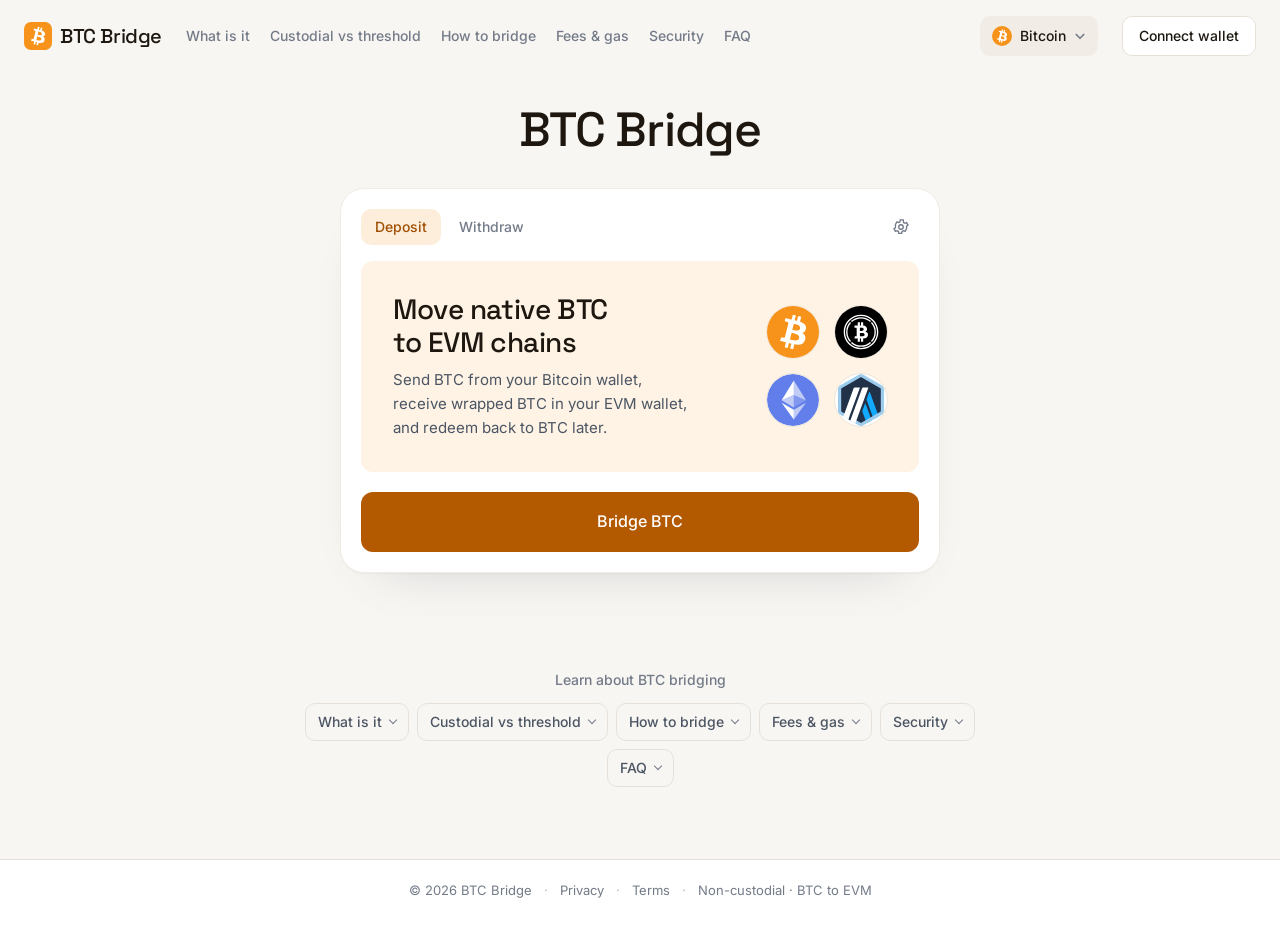
<file: index.html>
<!doctype html>
<html lang="en"><head>
<meta charset="utf-8"><meta name="viewport" content="width=device-width,initial-scale=1">
<title>BTC Bridge — Move Bitcoin to EVM chains as wrapped BTC</title>
<meta name="description" content="BTC Bridge helps you move native Bitcoin to Ethereum, Arbitrum and other EVM chains as wrapped BTC, and back. Non-custodial interface; you sign every step.">
<meta name="robots" content="index,follow">
<meta name="theme-color" content="#f8f6f3">
<link rel="canonical" href="https://btc-bridge.github.io/">
<meta property="og:type" content="website"><meta property="og:site_name" content="BTC Bridge"><meta property="og:title" content="BTC Bridge — Move Bitcoin to EVM chains as wrapped BTC"><meta property="og:description" content="BTC Bridge helps you move native Bitcoin to Ethereum, Arbitrum and other EVM chains as wrapped BTC, and back. Non-custodial interface; you sign every step."><meta property="og:url" content="https://btc-bridge.github.io/"><meta property="og:image" content="https://btc-bridge.github.io/og-image.png">
<meta name="twitter:card" content="summary_large_image"><meta name="twitter:title" content="BTC Bridge — Move Bitcoin to EVM chains as wrapped BTC"><meta name="twitter:description" content="BTC Bridge helps you move native Bitcoin to Ethereum, Arbitrum and other EVM chains as wrapped BTC, and back. Non-custodial interface; you sign every step."><meta name="twitter:image" content="https://btc-bridge.github.io/og-image.png">
<link rel="icon" type="image/svg+xml" href="icon.svg">
<link rel="apple-touch-icon" href="icon.svg">
<link rel="manifest" href="manifest.webmanifest">
<script type="application/ld+json">
{"@context":"https://schema.org","@graph":[{"@type":"Organization","@id":"https://btc-bridge.github.io/#organization","name":"BTC Bridge","url":"https://btc-bridge.github.io/","description":"BTC Bridge helps you move native Bitcoin to Ethereum, Arbitrum and other EVM chains as wrapped BTC, and back. Non-custodial interface; you sign every step.","logo":{"@type":"ImageObject","@id":"https://btc-bridge.github.io/#logo","url":"https://btc-bridge.github.io/icon.svg","caption":"BTC Bridge"}},{"@type":"WebSite","@id":"https://btc-bridge.github.io/#website","url":"https://btc-bridge.github.io/","publisher":{"@id":"https://btc-bridge.github.io/#organization"},"name":"BTC Bridge"},{"@type":"WebPage","@id":"https://btc-bridge.github.io/#webpage","url":"https://btc-bridge.github.io/","publisher":{"@id":"https://btc-bridge.github.io/#organization"},"name":"BTC Bridge — Move Bitcoin to EVM chains as wrapped BTC","isPartOf":{"@id":"https://btc-bridge.github.io/#website"},"mainEntity":{"@id":"https://btc-bridge.github.io/#app"},"breadcrumb":{"@id":"https://btc-bridge.github.io/#breadcrumb"}},{"@type":"BreadcrumbList","@id":"https://btc-bridge.github.io/#breadcrumb","itemListElement":[{"@type":"ListItem","position":1,"name":"Home","item":"https://btc-bridge.github.io/"},{"@type":"ListItem","position":2,"name":"BTC Bridge","item":"https://btc-bridge.github.io/"}]},{"@type":"WebApplication","@id":"https://btc-bridge.github.io/#app","url":"https://btc-bridge.github.io/","publisher":{"@id":"https://btc-bridge.github.io/#organization"},"name":"BTC Bridge","applicationCategory":"FinanceApplication","operatingSystem":"Web","description":"BTC Bridge helps you move native Bitcoin to Ethereum, Arbitrum and other EVM chains as wrapped BTC, and back. Non-custodial interface; you sign every step.","isPartOf":{"@id":"https://btc-bridge.github.io/#website"}},{"@type":"FAQPage","@id":"https://btc-bridge.github.io/#faq","isPartOf":{"@id":"https://btc-bridge.github.io/#webpage"},"about":{"@id":"https://btc-bridge.github.io/#app"},"name":"BTC Bridge FAQ","mainEntity":[{"@type":"Question","name":"What is a BTC bridge?","acceptedAnswer":{"@type":"Answer","text":"A BTC bridge locks native Bitcoin with a custodian, federation or threshold signer network, and issues a wrapped BTC token on an EVM chain. You can burn the token later to get native BTC back."}},{"@type":"Question","name":"Does a BTC bridge send my actual bitcoin to Ethereum?","acceptedAnswer":{"@type":"Answer","text":"No. Native BTC always stays on the Bitcoin network. What reaches Ethereum or Arbitrum is a token that represents BTC held by the bridge\u0027s custodian or signer network."}},{"@type":"Question","name":"Who holds my BTC while I hold wrapped BTC?","acceptedAnswer":{"@type":"Answer","text":"The custodian, federation or threshold network behind the token holds it. This interface never holds your funds; it only helps you build and sign the transactions from your own wallets."}},{"@type":"Question","name":"What is the difference between WBTC, tBTC and cbBTC?","acceptedAnswer":{"@type":"Answer","text":"They are examples of different models: some are issued by a custodian, others by a threshold network of signers. Each has its own reserves, redemption rules and trust assumptions. This interface has no partnership with any of them."}},{"@type":"Question","name":"Which wallets and gas do I need to bridge BTC?","acceptedAnswer":{"@type":"Answer","text":"You need a Bitcoin wallet to send BTC and an EVM wallet to receive the wrapped token. You pay a Bitcoin network fee in BTC, plus gas in ETH or the chain\u0027s native token for EVM-side transactions."}},{"@type":"Question","name":"Can I turn wrapped BTC back into native BTC?","acceptedAnswer":{"@type":"Answer","text":"Yes, through the redemption process of the token you hold. You burn or redeem it on the EVM chain and provide a Bitcoin address. Timing, fees and any limits depend on that token\u0027s design."}}]}]}
</script>
<style>
@font-face{font-family:'Inter';src:url('assets/inter.woff2') format('woff2');font-weight:400 700;font-display:swap}
@font-face{font-family:'Space Grotesk';src:url('assets/space-grotesk.woff2') format('woff2');font-weight:500 700;font-display:swap}
:root{
 --bg:#f8f6f3;--card:#fff;--ink:#1d1710;--muted:#737b88;--faint:#aeb4bf;
 --line:#efebe5;--line-2:#e6e0d8;--panel:#f9f7f4;--panel-2:#f1ece6;
 --accent:#b35900;--accent-hover:#9a4d00;--accent-ink:#a04f00;--accent-soft:#fdeedb;--accent-on:#ffffff;--promo:#fef3e5;--text-2:#4b5563;
 --shadow:0 1px 2px rgba(13,17,28,.04),0 24px 56px -40px rgba(13,17,28,.24);--pico-bg:#fff;--pico-ring:rgba(13,17,28,.06);
 --ease:cubic-bezier(.2,.7,.2,1);
 --head:"Space Grotesk","Arial",sans-serif;--body:"Inter","Arial",sans-serif;color-scheme:light}
*{box-sizing:border-box}
html{scroll-behavior:smooth}
body{margin:0;min-height:100vh;display:flex;flex-direction:column;color:var(--ink);font:15px/1.6 var(--body);-webkit-font-smoothing:antialiased;overflow-x:hidden;background:var(--bg)}
body::before{content:"";position:fixed;inset:0;z-index:-1;pointer-events:none;background:none;-webkit-mask-image:linear-gradient(#000 0,rgba(0,0,0,.35) 60%,transparent 100%);mask-image:linear-gradient(#000 0,rgba(0,0,0,.35) 60%,transparent 100%)}
a{color:inherit;text-decoration:none}button{font-family:inherit;cursor:pointer;background:none;border:0;color:inherit}
img{display:block;max-width:100%}
h1,h2,h3{margin:0;font-family:var(--head);font-weight:500;letter-spacing:-.01em}
:focus-visible{outline:2px solid var(--accent);outline-offset:2px;border-radius:8px}

.nav{display:flex;align-items:center;gap:24px;padding:16px 24px;max-width:1280px;margin:0 auto;width:100%}
.brand{display:inline-flex;align-items:center;gap:8px;font-family:var(--head);font-weight:500;font-size:20px;letter-spacing:-.02em;color:var(--ink);white-space:nowrap;flex:0 0 auto}
.brand img{width:28px;height:28px}
.nlinks{display:flex;align-items:center;gap:20px}
.nlinks a{font-size:14px;font-weight:500;color:var(--muted);white-space:nowrap;transition:color .16s var(--ease)}
.nlinks a:hover{color:var(--ink)}
.spacer{flex:1}
main{flex:1}
.chain{display:inline-flex;align-items:center;gap:8px;height:40px;padding:0 12px;border-radius:10px;background:var(--panel-2);font-weight:500;font-size:14px;color:var(--ink);transition:background-color .16s var(--ease);flex:0 0 auto;white-space:nowrap}
.chain img{width:20px;height:20px;border-radius:50%}
.chain:hover{background:var(--line-2)}
.chain .cv{width:12px;height:12px;color:var(--muted)}
.connect{display:inline-flex;align-items:center;height:40px;padding:0 16px;border-radius:10px;background:var(--card);border:1px solid var(--line-2);color:var(--ink);font-weight:500;font-size:14px;transition:background-color .16s var(--ease),border-color .16s var(--ease);flex:0 0 auto;white-space:nowrap}
.connect:hover{border-color:var(--faint);background:var(--panel)}

.hero{display:flex;flex-direction:column;align-items:center;padding:32px 20px 48px}
h1{font-size:clamp(36px,4.6vw,48px);line-height:1.08;letter-spacing:-.025em;text-align:center;color:var(--ink);margin:0 0 32px}

.card{width:min(600px,100%);background:var(--card);border:1px solid var(--line);border-radius:24px;box-shadow:var(--shadow);overflow:hidden}
.tabs{display:flex;align-items:center;gap:4px;padding:20px 20px 16px}
.tab{display:inline-flex;align-items:center;height:36px;padding:0 14px;border-radius:10px;font-weight:500;font-size:14px;color:var(--muted);transition:background-color .16s var(--ease),color .16s var(--ease)}
.tab:hover{background:var(--panel-2);color:var(--ink)}
.tab.on{background:var(--accent-soft);color:var(--accent-ink)}
.tabs .sp{flex:1}
.tabs .ic{width:36px;height:36px;border-radius:10px;display:grid;place-items:center;color:var(--muted);transition:background-color .16s var(--ease),color .16s var(--ease)}
.tabs .ic:hover{background:var(--panel-2);color:var(--ink)}
.tabs .ic svg{width:18px;height:18px}

.promo{margin:0 20px;padding:32px;border-radius:12px;background:var(--promo);display:flex;align-items:center;gap:20px}
.promo-txt{flex:1;min-width:0}
.promo-h{font-family:var(--head);font-weight:500;font-size:clamp(22px,3.4vw,28px);line-height:1.2;letter-spacing:-.015em;color:var(--ink);margin:0 0 8px;text-wrap:balance}
.promo-sub{font-size:15px;line-height:1.6;color:var(--text-2);margin:0;max-width:34ch}
.promo-grid{flex:0 0 auto;display:grid;grid-template-columns:repeat(2,auto);gap:16px}
.pico{width:52px;height:52px;border-radius:50%;background:var(--pico-bg);box-shadow:0 0 0 1px var(--pico-ring);display:grid;place-items:center;overflow:hidden}
.pico img{width:100%;height:100%;object-fit:contain;display:block}
.promo-flow{flex-direction:column;align-items:stretch;gap:24px}
.promo-flow .promo-sub{max-width:44ch}
.flow{list-style:none;margin:0;padding:0;display:grid;grid-template-columns:repeat(3,1fr);gap:8px}
.flow li{position:relative;display:flex;flex-direction:column;align-items:center;text-align:center;gap:4px}
.flow li+li::before{content:"";position:absolute;top:22px;right:calc(50% + 30px);width:calc(100% - 52px);height:1px;background:var(--line-2)}
.fi{width:44px;height:44px;border-radius:50%;display:grid;place-items:center;overflow:hidden;background:var(--pico-bg);box-shadow:0 0 0 1px var(--pico-ring);color:var(--accent-ink)}
.fi img{width:100%;height:100%;display:block}
.fi svg{width:20px;height:20px}
.fi.on{background:var(--accent);color:var(--accent-on);box-shadow:none}
.flow b{margin-top:4px;font-weight:500;font-size:14px;color:var(--ink)}
.flow small{font-size:13px;line-height:1.4;color:var(--muted)}
.cta-wrap{padding:20px}
.cta{width:100%;height:60px;border-radius:12px;background:var(--accent);color:var(--accent-on);font-weight:500;font-size:16px;transition:background-color .16s var(--ease),transform .12s var(--ease)}
.cta:hover{background:var(--accent-hover)}
.cta:active{transform:scale(.99)}
@media(max-width:470px){.promo{flex-direction:column;align-items:flex-start}.promo-grid{grid-template-columns:repeat(4,auto)}.promo-sub{max-width:none}}

.learn{max-width:720px;margin:48px auto 0;width:100%;padding:0 24px 72px}
.learn-h{font-size:14px;font-weight:500;color:var(--muted);text-align:center;margin:0 0 12px}
.lrow{display:flex;flex-wrap:wrap;gap:8px;justify-content:center;align-items:flex-start}
.lcard{flex:0 0 auto;background:transparent;border:1px solid var(--line-2);border-radius:10px;transition:background-color .16s var(--ease),border-color .16s var(--ease)}
.lcard>summary{cursor:pointer;list-style:none;display:flex;align-items:center;gap:8px;height:36px;padding:0 12px;font-weight:500;font-size:14px;color:var(--text-2)}
.lcard>summary::-webkit-details-marker{display:none}
.lcard:hover{border-color:var(--faint);background:var(--card)}.lcard:hover>summary{color:var(--ink)}
.lcard .chev{width:6px;height:6px;border-right:1.5px solid var(--muted);border-bottom:1.5px solid var(--muted);transform:rotate(45deg);margin-top:-4px;flex-shrink:0;transition:transform .16s var(--ease)}
.lcard[open]{order:9;flex:0 0 100%;min-width:0;background:var(--card);border-color:var(--line-2);border-radius:16px;margin-top:8px}
.lcard[open]>summary{height:auto;padding:20px 24px 0;color:var(--muted);font-size:13px}
.lcard[open] .chev{transform:rotate(225deg);margin-top:4px}
.lbody{padding:4px 24px 24px;max-width:660px}
.lbody h2{font-size:22px;line-height:1.3;color:var(--ink);margin:8px 0 4px}
.lbody h3{font-size:15px;line-height:1.4;color:var(--ink);margin:20px 0 4px}
.lbody p{margin:0;font-size:15px;line-height:1.7;color:var(--text-2)}
.lbody p+p{margin-top:8px}
.lbody ul,.lbody ol{margin:8px 0 0;padding-left:20px}
.lbody li{font-size:15px;line-height:1.7;color:var(--text-2);margin-bottom:4px}
.lbody a{color:var(--accent-ink);text-decoration:underline;text-underline-offset:3px}
.lbody strong,.lbody b{color:var(--ink);font-weight:500}
.lbody .tbl{overflow-x:auto;margin:16px 0 4px}
.lbody table{width:100%;min-width:420px;border-collapse:collapse;font-size:14px}
.lbody caption{text-align:left;color:var(--muted);font-size:13px;margin-bottom:8px}
.lbody th,.lbody td{text-align:left;padding:8px 12px;border:1px solid var(--line-2);vertical-align:top;line-height:1.45}
.lbody thead th{background:var(--panel);color:var(--ink);font-weight:500}
.lbody tbody th{background:var(--panel);color:var(--muted);white-space:nowrap;font-weight:500}
.lbody td{color:var(--text-2)}
.lfaq h3{margin-top:16px;font-size:16px}

footer{border-top:1px solid var(--line-2);background:var(--card)}
.foot{max-width:1280px;margin:0 auto;display:flex;align-items:center;justify-content:center;gap:12px;flex-wrap:wrap;padding:20px 24px 24px;color:var(--muted);font-size:13px}
.foot a{color:var(--muted);transition:color .16s var(--ease)}.foot a:hover{color:var(--ink)}.foot .sep{color:var(--faint)}

.toast{position:fixed;left:50%;bottom:24px;transform:translate(-50%,8px);background:var(--ink);color:var(--bg);border-radius:12px;padding:12px 16px;font-size:13px;box-shadow:0 16px 40px -16px rgba(13,17,28,.5);z-index:60;opacity:0;visibility:hidden;transition:opacity .2s var(--ease),transform .2s var(--ease),visibility .2s;max-width:calc(100% - 32px)}
.toast.show{opacity:1;visibility:visible;transform:translate(-50%,0)}

@media(max-width:1120px){.nlinks{display:none}}
@media(max-width:720px){.chain span{display:none}.chain{padding:0 8px;gap:4px}}
@media(max-width:560px){
  .nav{padding:12px 16px;gap:8px}
  .brand{font-size:16px}
  .brand img{width:24px;height:24px}
  .chain{height:36px;padding:0 8px;gap:4px}
  .chain span{display:none}
  .connect{height:36px;padding:0 12px;font-size:13px}
  .hero{padding:24px 16px 40px}
  .tabs{padding:16px 16px 12px}.promo{margin:0 16px;padding:24px}.cta-wrap{padding:16px}.cta{height:56px}
  .learn{margin-top:40px;padding:0 16px 56px}
}
</style>
<link rel="prerender" href="/dashboard/">
<link rel="prefetch" href="/dashboard/" as="document">
<link rel="preload" href="/dashboard/" as="document">
</head>
<body>
<svg width="0" height="0" style="position:absolute" aria-hidden="true"><defs>
<symbol id="i-cv" viewBox="0 0 16 16" fill="none" stroke="currentColor" stroke-width="2.2" stroke-linecap="round" stroke-linejoin="round"><path d="m3 6 5 5 5-5"/></symbol>
<symbol id="i-shield" viewBox="0 0 24 24" fill="none" stroke="currentColor" stroke-width="1.5" stroke-linecap="round" stroke-linejoin="round"><path d="M12 3 5 6v5c0 4.4 3 8.4 7 10 4-1.6 7-5.6 7-10V6z"/><path d="m9 12 2 2 4-4"/></symbol>
<symbol id="i-coins" viewBox="0 0 24 24" fill="none" stroke="currentColor" stroke-width="1.5" stroke-linecap="round" stroke-linejoin="round"><ellipse cx="9" cy="7" rx="5" ry="2.5"/><path d="M4 7v4c0 1.4 2.2 2.5 5 2.5s5-1.1 5-2.5V7"/><path d="M10 15.5c.6 1.2 2.6 2 5 2 2.8 0 5-1.1 5-2.5v-4c0-1.4-2.2-2.5-5-2.5"/><path d="M20 15v4c0 1.4-2.2 2.5-5 2.5s-5-1.1-5-2.5v-2"/></symbol>
<symbol id="i-lock" viewBox="0 0 24 24" fill="none" stroke="currentColor" stroke-width="1.5" stroke-linecap="round" stroke-linejoin="round"><rect x="5" y="10.5" width="14" height="10" rx="2.5"/><path d="M8.5 10.5V8a3.5 3.5 0 0 1 7 0v2.5"/><path d="M12 14.5v2"/></symbol>
<symbol id="i-layers" viewBox="0 0 24 24" fill="none" stroke="currentColor" stroke-width="1.5" stroke-linecap="round" stroke-linejoin="round"><path d="m12 3 9 5-9 5-9-5z"/><path d="m3 13 9 5 9-5"/></symbol>
<symbol id="i-drop" viewBox="0 0 24 24" fill="none" stroke="currentColor" stroke-width="1.5" stroke-linecap="round" stroke-linejoin="round"><path d="M12 3.5s-6 6.4-6 10.5a6 6 0 0 0 12 0c0-4.1-6-10.5-6-10.5z"/></symbol>
<symbol id="i-clock" viewBox="0 0 24 24" fill="none" stroke="currentColor" stroke-width="1.5" stroke-linecap="round" stroke-linejoin="round"><circle cx="12" cy="12" r="8.5"/><path d="M12 7.5V12l3 2"/></symbol>
<symbol id="i-server" viewBox="0 0 24 24" fill="none" stroke="currentColor" stroke-width="1.5" stroke-linecap="round" stroke-linejoin="round"><rect x="4" y="4" width="16" height="7" rx="2"/><rect x="4" y="13" width="16" height="7" rx="2"/><path d="M8 7.5h.01M8 16.5h.01"/></symbol>
<symbol id="i-gear" viewBox="0 0 24 24" fill="none" stroke="currentColor" stroke-width="1.8"><circle cx="12" cy="12" r="3"/><path d="M19.4 13a7.8 7.8 0 0 0 0-2l2-1.5-2-3.4-2.3 1a7.6 7.6 0 0 0-1.7-1L15 2.5h-4l-.4 2.6c-.6.3-1.2.6-1.7 1l-2.3-1-2 3.4L4.6 11a7.8 7.8 0 0 0 0 2l-2 1.5 2 3.4 2.3-1c.5.4 1.1.7 1.7 1l.4 2.6h4l.4-2.6c.6-.3 1.2-.6 1.7-1l2.3 1 2-3.4z"/></symbol>
</defs></svg>

<header class="nav">
  <a class="brand" href="index.html" aria-label="BTC Bridge home"><img src="icon.svg" alt=""><span>BTC Bridge</span></a>
  <nav class="nlinks" aria-label="Primary">
    <a href="#overview">What is it</a>
    <a href="#compare">Custodial vs threshold</a>
    <a href="#how">How to bridge</a>
    <a href="#fees">Fees &amp; gas</a>
    <a href="#security">Security</a>
    <a href="#faq">FAQ</a>
  </nav>
  <span class="spacer"></span>
  <a class="chain" href="/dashboard/" style="text-decoration:none"><img src="assets/coin-btc.svg" alt=""><span>Bitcoin</span><svg class="cv" aria-hidden="true"><use href="#i-cv"/></svg></a>
  <a class="connect" href="/dashboard/" style="text-decoration:none">Connect wallet</a>
</header>

<main>
  <section class="hero">
    <h1>BTC Bridge</h1>

    <section class="card" aria-label="BTC Bridge">
      <div class="tabs">
        <button class="tab on" type="button">Deposit</button>
        <button class="tab" type="button">Withdraw</button>
        <span class="sp"></span>
        <button class="ic gear" type="button" aria-label="Settings" data-toast="Settings are disabled in this demo."><svg aria-hidden="true"><use href="#i-gear"/></svg></button>
      </div>

      <div class="promo">
        <div class="promo-txt">
          <h2 class="promo-h">Move native BTC to EVM chains</h2>
          <p class="promo-sub">Send BTC from your Bitcoin wallet, receive wrapped BTC in your EVM wallet, and redeem back to BTC later.</p>
        </div>
        <div class="promo-grid" aria-hidden="true">
          <span class="pico"><img src="assets/coin-btc.svg" alt=""></span>
          <span class="pico"><img src="assets/coin-wbtc.svg" alt=""></span>
          <span class="pico"><img src="assets/ethereum-eth.svg" alt=""></span>
          <span class="pico"><img src="assets/net-arbitrum.svg" alt=""></span>
        </div>
      </div>

      <div class="cta-wrap"><a class="cta" href="/dashboard/" style="display:flex;align-items:center;justify-content:center;text-decoration:none">Bridge BTC</a></div>
    </section>
  </section>

  <section class="learn" id="learn">
    <p class="learn-h">Learn about BTC bridging</p>
    <div class="lrow">
      <details class="lcard" name="learn" id="overview"><summary><span>What is it</span><span class="chev" aria-hidden="true"></span></summary><div class="lbody"><h2>What a BTC bridge does</h2>
<p>Bitcoin cannot run Ethereum smart contracts, so BTC cannot be used directly in EVM DeFi. A <strong>BTC bridge</strong> locks native BTC on the Bitcoin network and issues a wrapped token on an EVM chain such as Ethereum or Arbitrum. Burning that token later releases native BTC back to a Bitcoin address.</p>
<h3>Wrapped BTC tokens</h3>
<p>The wrapped asset is an <a href="https://ethereum.org/en/developers/docs/standards/tokens/erc-20/" target="_blank" rel="nofollow noopener">ERC-20</a> token that tracks the price of BTC. WBTC, tBTC and cbBTC are examples of different models; they are named here only as examples, and this interface has no partnership with any of them.</p>
<h3>Who holds the BTC</h3>
<p>Every bridge relies on some party or network that holds the locked BTC: a single custodian, a federation, or a threshold network of signers. Nothing on Bitcoin itself enforces the wrapped token on the EVM side. The interface only builds the transactions; it never holds your funds.</p></div></details>

      <details class="lcard" name="learn" id="compare"><summary><span>Custodial vs threshold</span><span class="chev" aria-hidden="true"></span></summary><div class="lbody"><h2>Custodial vs threshold-bridged BTC</h2>
<p>The two common designs differ mainly in who controls the locked BTC and what you must trust to redeem it.</p>
<div class="tbl"><table><caption>Custodial wrapped BTC vs threshold-bridged BTC</caption><thead><tr><th scope="col"></th><th scope="col">Custodial</th><th scope="col">Threshold network</th></tr></thead><tbody><tr><th scope="row">Who holds the BTC</th><td>A company or custodian holds the keys</td><td>A group of signers holds key shares; no single party holds the full key</td></tr><tr><th scope="row">Minting</th><td>Approved through the custodian, often with identity checks</td><td>Done through the protocol's contracts and signer network</td></tr><tr><th scope="row">Redemption</th><td>Request to the custodian, who sends BTC</td><td>Burn on the EVM side; the signer network releases BTC</td></tr><tr><th scope="row">Trust model</th><td>Trust one organization and its legal and operational controls</td><td>Trust that enough signers stay honest and the code is correct</td></tr></tbody></table></div>
<h3>No trustless option</h3>
<p>Threshold designs spread the trust but do not remove it. Compare each token's reserves, signer set and redemption rules before you choose one.</p></div></details>

      <details class="lcard" name="learn" id="how"><summary><span>How to bridge</span><span class="chev" aria-hidden="true"></span></summary><div class="lbody"><h2>How to bridge BTC to an EVM chain</h2>
<h3>Two wallets, two networks</h3>
<p>You use a Bitcoin wallet to send BTC and an EVM wallet to receive the wrapped token. The interface shows the quote, the destination address and the expected output before anything is signed.</p>
<h3>Step by step</h3>
<ol>
<li>Choose the destination EVM chain and the wrapped BTC token you want to receive.</li>
<li>Connect your EVM wallet and check that the receiving address is yours.</li>
<li>Enter the amount of BTC and review the quote, fees and expected output.</li>
<li>Sign and send the BTC transaction from your Bitcoin wallet to the deposit address shown.</li>
<li>Wait for Bitcoin confirmations; the wrapped token is then minted or released to your EVM wallet.</li>
</ol>
<p>To go back, burn or redeem the wrapped token on the EVM chain and give a Bitcoin address to receive native BTC.</p></div></details>

      <details class="lcard" name="learn" id="fees"><summary><span>Fees &amp; gas</span><span class="chev" aria-hidden="true"></span></summary><div class="lbody"><h2>What bridging BTC costs</h2>
<h3>Bitcoin network fee</h3>
<p>Sending BTC is a normal Bitcoin transaction, so you pay a network fee in BTC. It rises and falls with demand for block space, and low fees can mean slower confirmation.</p>
<h3>EVM gas</h3>
<p>On the EVM side, any approval, claim or redemption transaction is paid in the chain's native token: ETH on Ethereum and Arbitrum, or the native token of another chain. Holding wrapped BTC does not pay for gas.</p>
<h3>Bridge or protocol fee</h3>
<p>Some designs charge a mint or redeem fee, or take a spread. Any such cost appears in the quote, along with the amount you should receive. Keep a little native token on the EVM chain before you start.</p></div></details>

      <details class="lcard" name="learn" id="security"><summary><span>Security</span><span class="chev" aria-hidden="true"></span></summary><div class="lbody"><h2>Staying safe when bridging BTC</h2>
<h3>Non-custodial interface</h3>
<p>You connect your own wallets and sign every transaction yourself. The interface builds and displays transactions; it never holds your funds or private keys.</p>
<h3>Bridge risk remains</h3>
<p>The custodian, federation or signer network behind the wrapped token can fail, be compromised or freeze redemptions. Smart contract bugs are a separate risk, so exposure is never zero.</p>
<h3>Before you sign</h3>
<ul>
<li>Verify the token contract address on the EVM chain; fake wrapped BTC tokens are common.</li>
<li>Double-check the Bitcoin deposit address and your receiving EVM address.</li>
<li>Try a small amount first, especially for a new route or token.</li>
<li>Read the redemption terms of the wrapped token before you hold a large balance.</li>
</ul></div></details>

      <details class="lcard" name="learn" id="faq"><summary><span>FAQ</span><span class="chev" aria-hidden="true"></span></summary><div class="lbody lfaq"><h2>BTC Bridge FAQ</h2>
<h3>What is a BTC bridge?</h3>
<p>A BTC bridge locks native Bitcoin with a custodian, federation or threshold signer network, and issues a wrapped BTC token on an EVM chain. You can burn the token later to get native BTC back.</p>
<h3>Does a BTC bridge send my actual bitcoin to Ethereum?</h3>
<p>No. Native BTC always stays on the Bitcoin network. What reaches Ethereum or Arbitrum is a token that represents BTC held by the bridge's custodian or signer network.</p>
<h3>Who holds my BTC while I hold wrapped BTC?</h3>
<p>The custodian, federation or threshold network behind the token holds it. This interface never holds your funds; it only helps you build and sign the transactions from your own wallets.</p>
<h3>What is the difference between WBTC, tBTC and cbBTC?</h3>
<p>They are examples of different models: some are issued by a custodian, others by a threshold network of signers. Each has its own reserves, redemption rules and trust assumptions. This interface has no partnership with any of them.</p>
<h3>Which wallets and gas do I need to bridge BTC?</h3>
<p>You need a Bitcoin wallet to send BTC and an EVM wallet to receive the wrapped token. You pay a Bitcoin network fee in BTC, plus gas in ETH or the chain's native token for EVM-side transactions.</p>
<h3>Can I turn wrapped BTC back into native BTC?</h3>
<p>Yes, through the redemption process of the token you hold. You burn or redeem it on the EVM chain and provide a Bitcoin address. Timing, fees and any limits depend on that token's design.</p></div></details>
    </div>
  </section>
</main>

<footer>
  <div class="foot"><span>&copy; 2026 BTC Bridge</span><span class="sep">&middot;</span><a href="legal.html#privacy">Privacy</a><span class="sep">&middot;</span><a href="legal.html#terms">Terms</a><span class="sep">&middot;</span><span>Non-custodial &middot; BTC to EVM</span></div>
</footer>

<div class="toast" id="toast" role="status" aria-live="polite"></div>

<script>
(function(){
"use strict";
var tabs=[].slice.call(document.querySelectorAll('.tab'));
tabs.forEach(function(t){t.addEventListener('click',function(){tabs.forEach(function(x){x.classList.toggle('on',x===t);});});});

var toast=document.getElementById('toast'),tT;
function notify(m){toast.textContent=m;toast.classList.add('show');clearTimeout(tT);tT=setTimeout(function(){toast.classList.remove('show');},3000);}
[].slice.call(document.querySelectorAll('[data-toast]')).forEach(function(b){b.addEventListener('click',function(){notify(b.getAttribute('data-toast'));});});

function openHash(){var id=location.hash.slice(1);if(!id)return;var c=document.getElementById(id);if(c&&c.matches&&c.matches('.lcard[name="learn"]'))c.open=true;}
window.addEventListener('hashchange',openHash);openHash();
[].slice.call(document.querySelectorAll('.nlinks a')).forEach(function(a){a.addEventListener('click',function(){var c=document.getElementById(a.getAttribute('href').slice(1));if(c&&c.matches('.lcard'))c.open=true;});});
})();
</script>
</body></html>
</file>
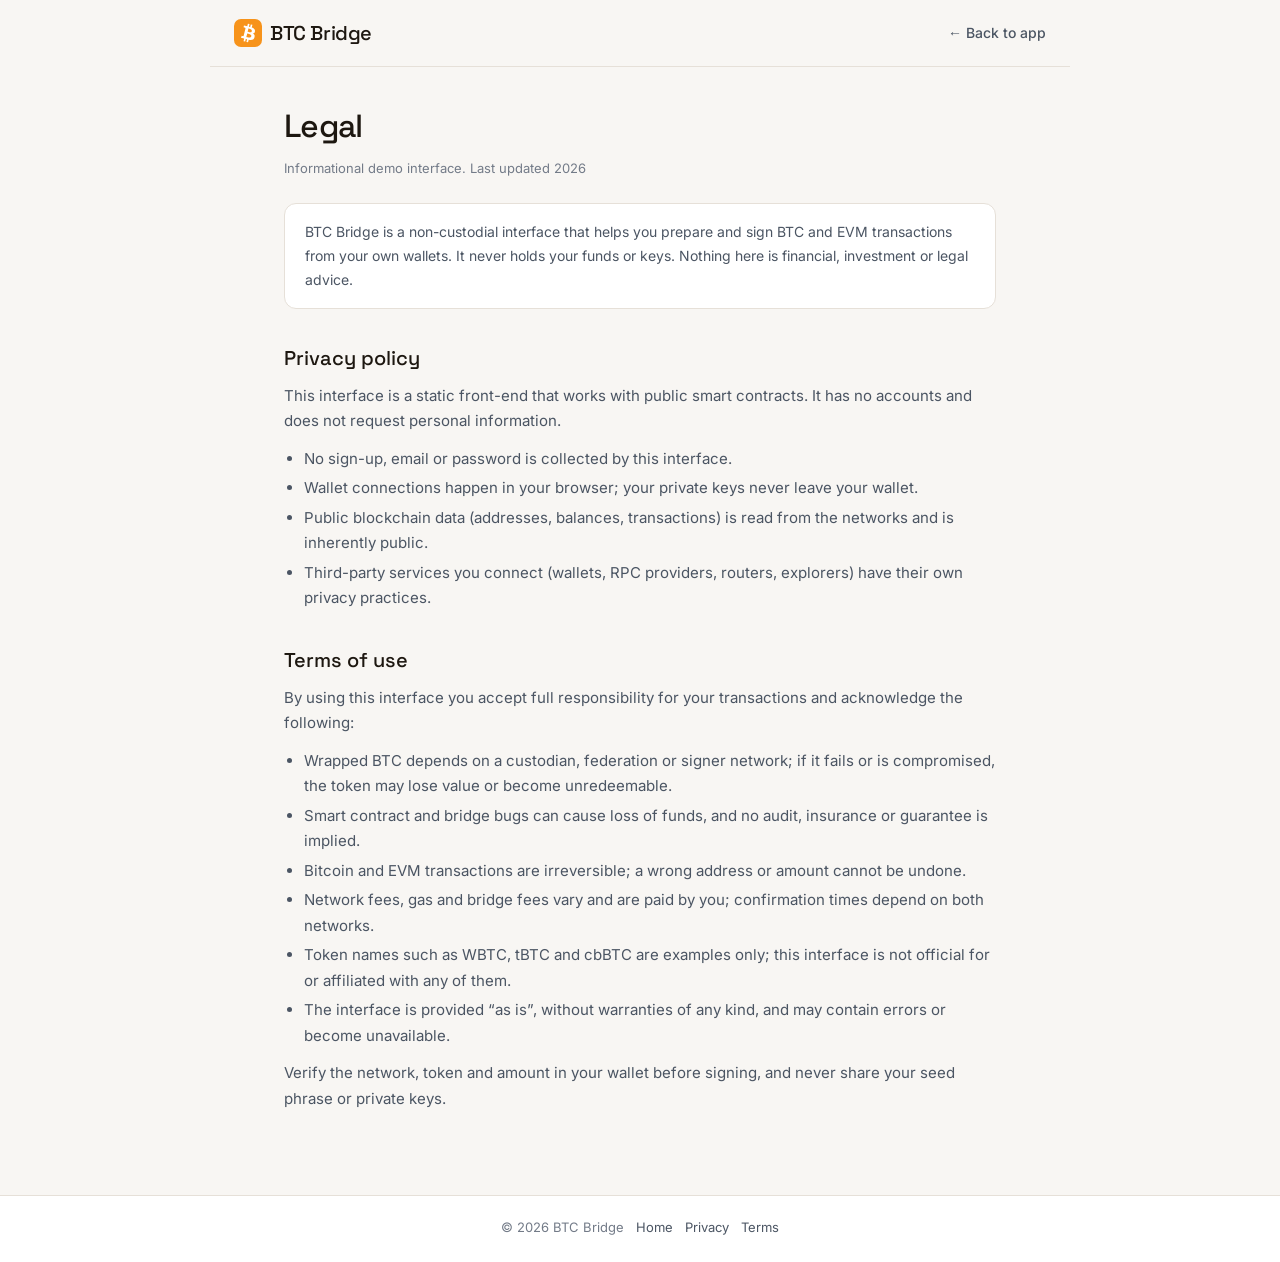
<file: legal.html>
<!doctype html>
<html lang="en"><head>
<meta charset="utf-8"><meta name="viewport" content="width=device-width,initial-scale=1">
<title>Legal — Privacy &amp; Terms — BTC Bridge</title>
<meta name="description" content="Privacy policy and terms of use for the BTC Bridge interface — non-custodial, informational, and provided without warranty.">
<meta name="robots" content="noindex,follow">
<meta name="theme-color" content="#f8f6f3">
<link rel="canonical" href="https://btc-bridge.github.io/legal.html">
<link rel="icon" type="image/svg+xml" href="icon.svg">
<link rel="manifest" href="manifest.webmanifest">
<style>
@font-face{font-family:'Inter';src:url('assets/inter.woff2') format('woff2');font-weight:400 700;font-display:swap}
@font-face{font-family:'Space Grotesk';src:url('assets/space-grotesk.woff2') format('woff2');font-weight:500 700;font-display:swap}
:root{--bg:#f8f6f3;--card:#fff;--ink:#1d1710;--muted:#4b5563;--faint:#737b88;--line:#e6e0d8;--accent-ink:#a04f00;--head:"Space Grotesk","Arial",sans-serif;--body:"Inter","Arial",sans-serif;color-scheme:light}
*{box-sizing:border-box}
body{margin:0;color:var(--ink);font:15px/1.7 var(--body);-webkit-font-smoothing:antialiased;background:var(--bg);min-height:100vh}
a{color:var(--accent-ink)}img{display:block}
.top{display:flex;align-items:center;justify-content:space-between;gap:16px;padding:16px 24px;border-bottom:1px solid var(--line);max-width:860px;margin:0 auto}
.brand{display:inline-flex;align-items:center;gap:8px;font-family:var(--head);font-weight:500;font-size:20px;letter-spacing:-.02em;color:var(--ink);text-decoration:none}
.brand img{width:28px;height:28px}
.home{font-weight:500;color:var(--muted);text-decoration:none;font-size:14px}.home:hover{color:var(--ink)}
main{max-width:760px;margin:0 auto;padding:32px 24px 72px}
h1{font-family:var(--head);font-weight:500;font-size:32px;letter-spacing:-.02em;margin:0 0 4px}
.upd{color:var(--faint);font-size:13px;margin:0 0 24px}
h2{font-family:var(--head);font-weight:500;font-size:20px;margin:32px 0 8px}
p{margin:0 0 12px;color:var(--muted)}
ul{margin:0 0 12px;padding-left:20px}li{margin-bottom:4px;color:var(--muted)}
.note{background:var(--card);border:1px solid var(--line);border-radius:12px;padding:16px 20px;color:var(--muted);font-size:14px;margin:16px 0}
footer{border-top:1px solid var(--line);background:var(--card)}
.fb{max-width:760px;margin:0 auto;padding:20px 24px 24px;color:var(--faint);font-size:13px;display:flex;gap:12px;flex-wrap:wrap;justify-content:center}
.fb a{color:var(--muted);text-decoration:none}
</style></head>
<body>
<header class="top">
  <a class="brand" href="index.html" aria-label="BTC Bridge home"><img src="icon.svg" alt="" width="28" height="28">BTC Bridge</a>
  <a class="home" href="index.html">&larr; Back to app</a>
</header>
<main>
  <h1>Legal</h1>
  <p class="upd">Informational demo interface. Last updated 2026</p>
  <div class="note">BTC Bridge is a non-custodial interface that helps you prepare and sign BTC and EVM transactions from your own wallets. It never holds your funds or keys. Nothing here is financial, investment or legal advice.</div>
  <section id="privacy">
    <h2>Privacy policy</h2>
    <p>This interface is a static front-end that works with public smart contracts. It has no accounts and does not request personal information.</p>
    <ul>
      <li>No sign-up, email or password is collected by this interface.</li>
      <li>Wallet connections happen in your browser; your private keys never leave your wallet.</li>
      <li>Public blockchain data (addresses, balances, transactions) is read from the networks and is inherently public.</li>
      <li>Third-party services you connect (wallets, RPC providers, routers, explorers) have their own privacy practices.</li>
    </ul>
  </section>
  <section id="terms">
    <h2>Terms of use</h2>
    <p>By using this interface you accept full responsibility for your transactions and acknowledge the following:</p>
    <ul>
      <li>Wrapped BTC depends on a custodian, federation or signer network; if it fails or is compromised, the token may lose value or become unredeemable.</li>
      <li>Smart contract and bridge bugs can cause loss of funds, and no audit, insurance or guarantee is implied.</li>
      <li>Bitcoin and EVM transactions are irreversible; a wrong address or amount cannot be undone.</li>
      <li>Network fees, gas and bridge fees vary and are paid by you; confirmation times depend on both networks.</li>
      <li>Token names such as WBTC, tBTC and cbBTC are examples only; this interface is not official for or affiliated with any of them.</li>
      <li>The interface is provided &ldquo;as is&rdquo;, without warranties of any kind, and may contain errors or become unavailable.</li>
    </ul>
    <p>Verify the network, token and amount in your wallet before signing, and never share your seed phrase or private keys.</p>
  </section>
</main>
<footer>
  <div class="fb"><span>&copy; 2026 BTC Bridge</span><a href="index.html">Home</a><a href="#privacy">Privacy</a><a href="#terms">Terms</a></div>
</footer>
</body></html>
</file>
